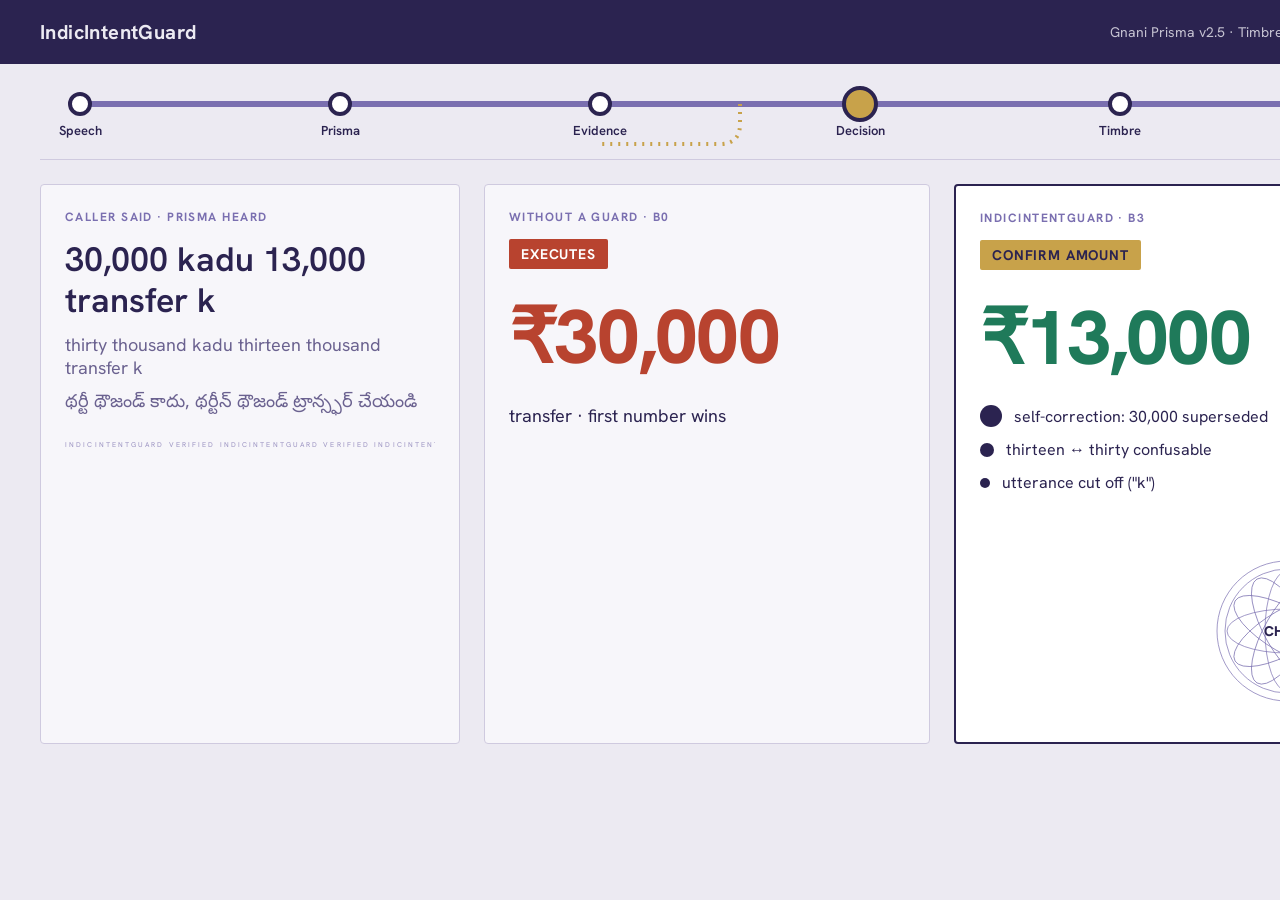
<file: .impeccable/mocks/decision/assigned.html>
<!doctype html><html><head><meta charset="utf-8">
<link href="https://fonts.googleapis.com/css2?family=Hanken+Grotesk:wght@400;600;800&family=Noto+Sans+Telugu:wght@500&display=swap" rel="stylesheet">
<style>
*{box-sizing:border-box;margin:0}body{width:1440px;height:900px;overflow:hidden;background:#eceaf2;color:#2b2350;font-family:'Hanken Grotesk',sans-serif}
.top{height:64px;display:flex;align-items:center;justify-content:space-between;padding:0 40px;background:#2b2350;color:#eceaf2}
.top b{font-size:20px;letter-spacing:.02em}.top span{font-size:14px;opacity:.8}
.rail{position:relative;height:96px;margin:0 40px;border-bottom:1px solid #cfcadf}
.rail svg{position:absolute;inset:0}
.st{position:absolute;top:58px;font-size:13px;font-weight:600;transform:translateX(-50%)}
main{display:grid;grid-template-columns:420px 1fr 1fr;gap:24px;padding:24px 40px}
.panel{background:#f7f6fa;border:1px solid #cfcadf;border-radius:4px;padding:24px;height:560px}
h4{font-size:12px;letter-spacing:.12em;text-transform:uppercase;color:#7a6fb0;margin-bottom:14px}
.tx{font-size:34px;font-weight:600;line-height:1.2}.lit{font-size:18px;color:#6b6290;margin-top:12px}
.amt{font-size:76px;font-weight:800;letter-spacing:-.02em;font-variant-numeric:tabular-nums;margin:18px 0}
.bad{color:#b8432f}.ok{color:#1f7a5a}
.tag{display:inline-block;padding:6px 12px;border-radius:2px;font-weight:700;font-size:14px;letter-spacing:.06em}
.t-bad{background:#b8432f;color:#fff}.t-clar{background:#c8a24a;color:#2b2350}
.seal{position:absolute;right:36px;bottom:36px}
.ev{display:flex;align-items:center;gap:12px;font-size:16px;margin-top:12px}.dot{border-radius:50%;background:#2b2350}
.guard{position:relative;background:#fff;border:2px solid #2b2350}
.micro{font-size:7px;letter-spacing:.3em;color:#9c94c2;margin-top:24px;white-space:nowrap;overflow:hidden}
</style></head><body>
<div class="top"><b>IndicIntentGuard</b><span>Gnani Prisma v2.5 · Timbre v2.5 · 25 API calls</span></div>
<div class="rail"><svg width="1360" height="96"><path d="M40 40 H520 L560 40 H900 L940 40 H1320" stroke="#7a6fb0" stroke-width="6" fill="none"/><path d="M700 40 v20 q0 20 -20 20 H560" stroke="#c8a24a" stroke-width="4" fill="none" stroke-dasharray="2 6"/>
<circle cx="40" cy="40" r="10" fill="#fff" stroke="#2b2350" stroke-width="4"/><circle cx="300" cy="40" r="10" fill="#fff" stroke="#2b2350" stroke-width="4"/><circle cx="560" cy="40" r="10" fill="#fff" stroke="#2b2350" stroke-width="4"/><circle cx="820" cy="40" r="16" fill="#c8a24a" stroke="#2b2350" stroke-width="4"/><circle cx="1080" cy="40" r="10" fill="#fff" stroke="#2b2350" stroke-width="4"/><circle cx="1320" cy="40" r="10" fill="#fff" stroke="#2b2350" stroke-width="4"/></svg>
<div class="st" style="left:40px">Speech</div><div class="st" style="left:300px">Prisma</div><div class="st" style="left:560px">Evidence</div><div class="st" style="left:820px">Decision</div><div class="st" style="left:1080px">Timbre</div><div class="st" style="left:1320px">Bank</div></div>
<main>
<div class="panel"><h4>Caller said · Prisma heard</h4><div class="tx">30,000 kadu 13,000 transfer k</div><div class="lit">thirty thousand kadu thirteen thousand transfer k</div>
<div class="lit" style="font-family:'Noto Sans Telugu'">థర్టీ థౌజండ్ కాదు, థర్టీన్ థౌజండ్ ట్రాన్స్ఫర్ చేయండి</div>
<div class="micro">INDICINTENTGUARD VERIFIED INDICINTENTGUARD VERIFIED INDICINTENTGUARD VERIFIED INDICINTENTGUARD</div></div>
<div class="panel"><h4>Without a guard · B0</h4><span class="tag t-bad">EXECUTES</span><div class="amt bad">₹30,000</div><div style="font-size:18px">transfer · first number wins</div></div>
<div class="panel guard"><h4>IndicIntentGuard · B3</h4><span class="tag t-clar">CONFIRM AMOUNT</span><div class="amt ok">₹13,000</div>
<div class="ev"><span class="dot" style="width:22px;height:22px"></span>self-correction: 30,000 superseded</div>
<div class="ev"><span class="dot" style="width:14px;height:14px"></span>thirteen ↔ thirty confusable</div>
<div class="ev"><span class="dot" style="width:10px;height:10px"></span>utterance cut off ("k")</div>
<svg class="seal" width="150" height="150" viewBox="0 0 150 150"><g fill="none" stroke="#7a6fb0" stroke-width=".7"><circle cx="75" cy="75" r="70"/><circle cx="75" cy="75" r="62"/><ellipse cx="75" cy="75" rx="60" ry="22"/><ellipse cx="75" cy="75" rx="60" ry="22" transform="rotate(30 75 75)"/><ellipse cx="75" cy="75" rx="60" ry="22" transform="rotate(60 75 75)"/><ellipse cx="75" cy="75" rx="60" ry="22" transform="rotate(90 75 75)"/><ellipse cx="75" cy="75" rx="60" ry="22" transform="rotate(120 75 75)"/><ellipse cx="75" cy="75" rx="60" ry="22" transform="rotate(150 75 75)"/></g><text x="75" y="80" text-anchor="middle" font-size="14" font-weight="800" fill="#2b2350">CHECK</text></svg>
</div></main></body></html>
</file>
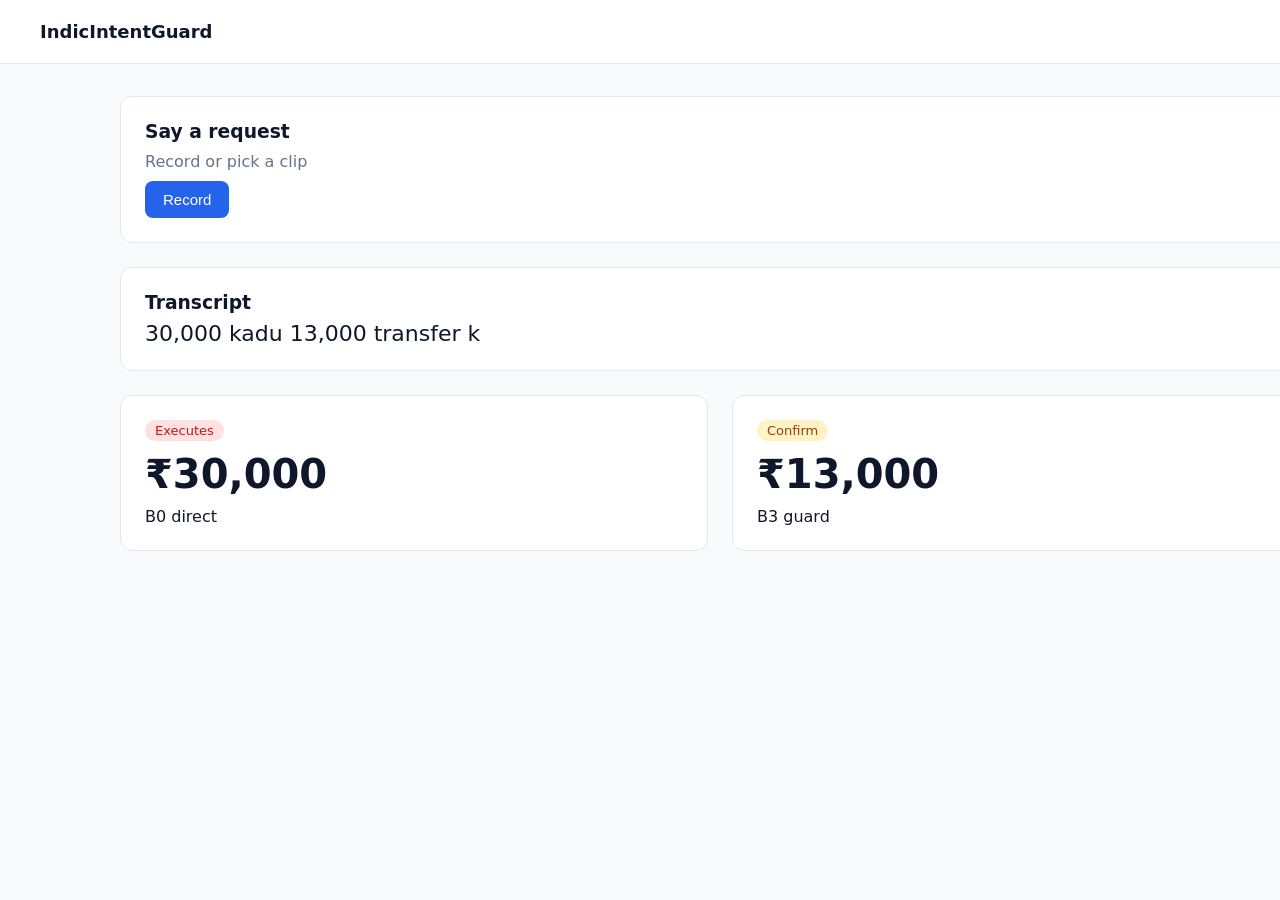
<file: .impeccable/mocks/decision/canon.html>
<!doctype html><html><head><meta charset="utf-8"><style>
*{box-sizing:border-box;margin:0}body{width:1440px;height:900px;overflow:hidden;background:#f8fafc;color:#0f172a;font-family:system-ui,sans-serif}
.top{height:64px;background:#fff;border-bottom:1px solid #e2e8f0;display:flex;align-items:center;padding:0 40px;font-weight:700;font-size:18px}
main{max-width:1200px;margin:32px auto;display:grid;gap:24px}
.card{background:#fff;border:1px solid #e2e8f0;border-radius:12px;padding:24px}
.row{display:grid;grid-template-columns:1fr 1fr;gap:24px}
button{background:#2563eb;color:#fff;border:0;border-radius:8px;padding:10px 18px;font-size:15px}
.amt{font-size:40px;font-weight:700;margin:10px 0}
.pill{display:inline-block;font-size:13px;padding:3px 10px;border-radius:999px;background:#fee2e2;color:#b91c1c}
</style></head><body><div class="top">IndicIntentGuard</div><main>
<div class="card"><h3>Say a request</h3><p style="margin:10px 0;color:#64748b">Record or pick a clip</p><button>Record</button></div>
<div class="card"><h3>Transcript</h3><p style="font-size:22px;margin-top:8px">30,000 kadu 13,000 transfer k</p></div>
<div class="row"><div class="card"><span class="pill">Executes</span><div class="amt">₹30,000</div>B0 direct</div>
<div class="card"><span class="pill" style="background:#fef3c7;color:#92400e">Confirm</span><div class="amt">₹13,000</div>B3 guard</div></div>
</main></body></html>
</file>
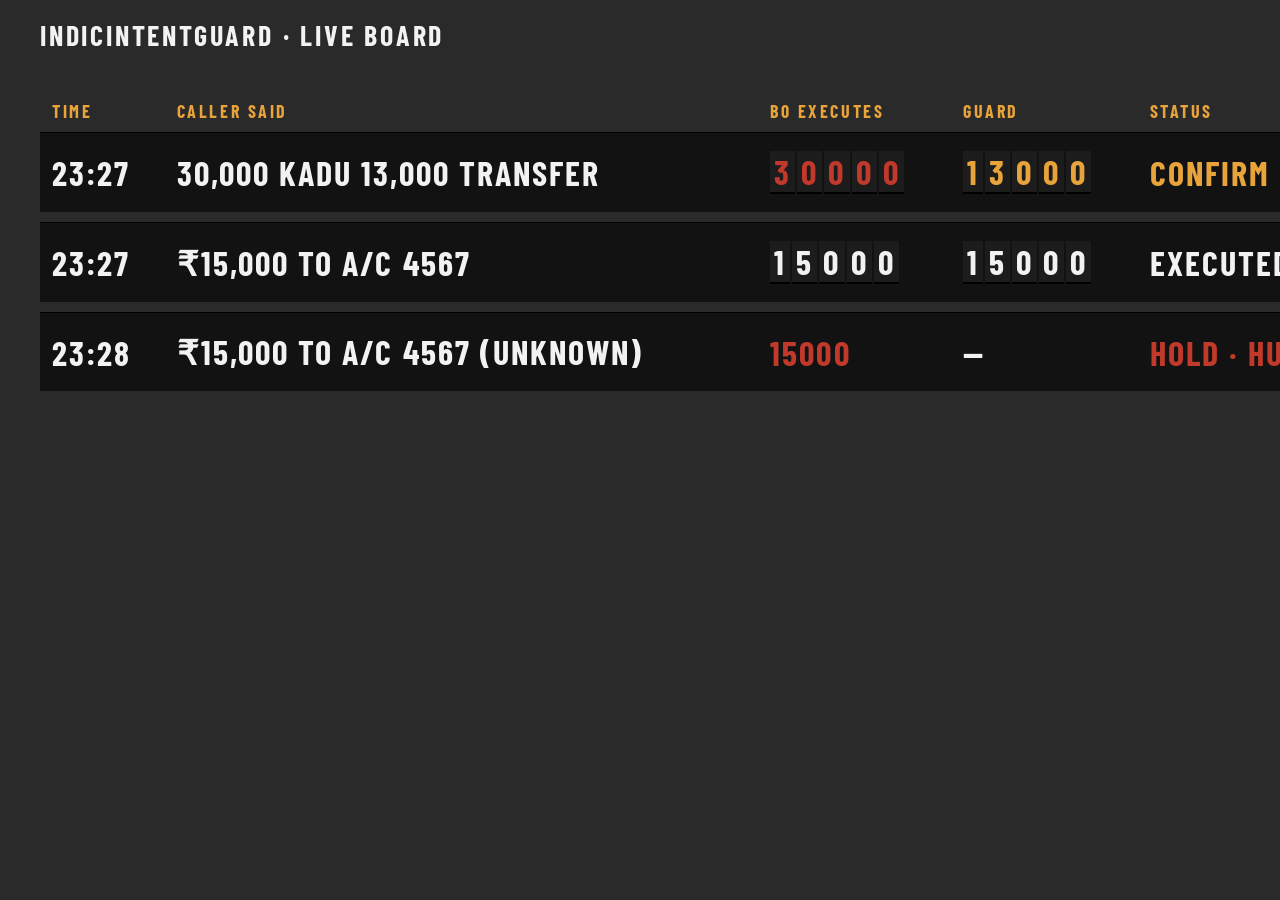
<file: .impeccable/mocks/decision/challenger-splitflap.html>
<!doctype html><html><head><meta charset="utf-8">
<link href="https://fonts.googleapis.com/css2?family=Barlow+Condensed:wght@500;700&display=swap" rel="stylesheet">
<style>
*{box-sizing:border-box;margin:0}body{width:1440px;height:900px;overflow:hidden;background:#2a2a2a;color:#f2f2f2;font-family:'Barlow Condensed',sans-serif}
.top{height:70px;display:flex;align-items:center;padding:0 40px;font-size:28px;font-weight:700;letter-spacing:.1em}
table{margin:20px 40px;border-collapse:separate;border-spacing:0 10px;width:1360px}
th{text-align:left;font-size:18px;letter-spacing:.14em;color:#e8a33a;padding:0 12px}
td{background:#121212;padding:18px 12px;font-size:34px;font-weight:700;letter-spacing:.06em;border-top:1px solid #000}
.f{display:inline-block;background:#1c1c1c;border-bottom:2px solid #000;padding:0 4px;margin-right:2px}
.r{color:#c0392b}.a{color:#e8a33a}
</style></head><body>
<div class="top">INDICINTENTGUARD · LIVE BOARD</div>
<table><tr><th>TIME</th><th>CALLER SAID</th><th>B0 EXECUTES</th><th>GUARD</th><th>STATUS</th></tr>
<tr><td>23:27</td><td>30,000 KADU 13,000 TRANSFER</td><td class="r"><span class="f">3</span><span class="f">0</span><span class="f">0</span><span class="f">0</span><span class="f">0</span></td><td class="a"><span class="f">1</span><span class="f">3</span><span class="f">0</span><span class="f">0</span><span class="f">0</span></td><td class="a">CONFIRM</td></tr>
<tr><td>23:27</td><td>₹15,000 TO A/C 4567</td><td><span class="f">1</span><span class="f">5</span><span class="f">0</span><span class="f">0</span><span class="f">0</span></td><td><span class="f">1</span><span class="f">5</span><span class="f">0</span><span class="f">0</span><span class="f">0</span></td><td>EXECUTED</td></tr>
<tr><td>23:28</td><td>₹15,000 TO A/C 4567 (UNKNOWN)</td><td class="r">15000</td><td>—</td><td class="r">HOLD · HUMAN</td></tr></table>
</body></html>
</file>
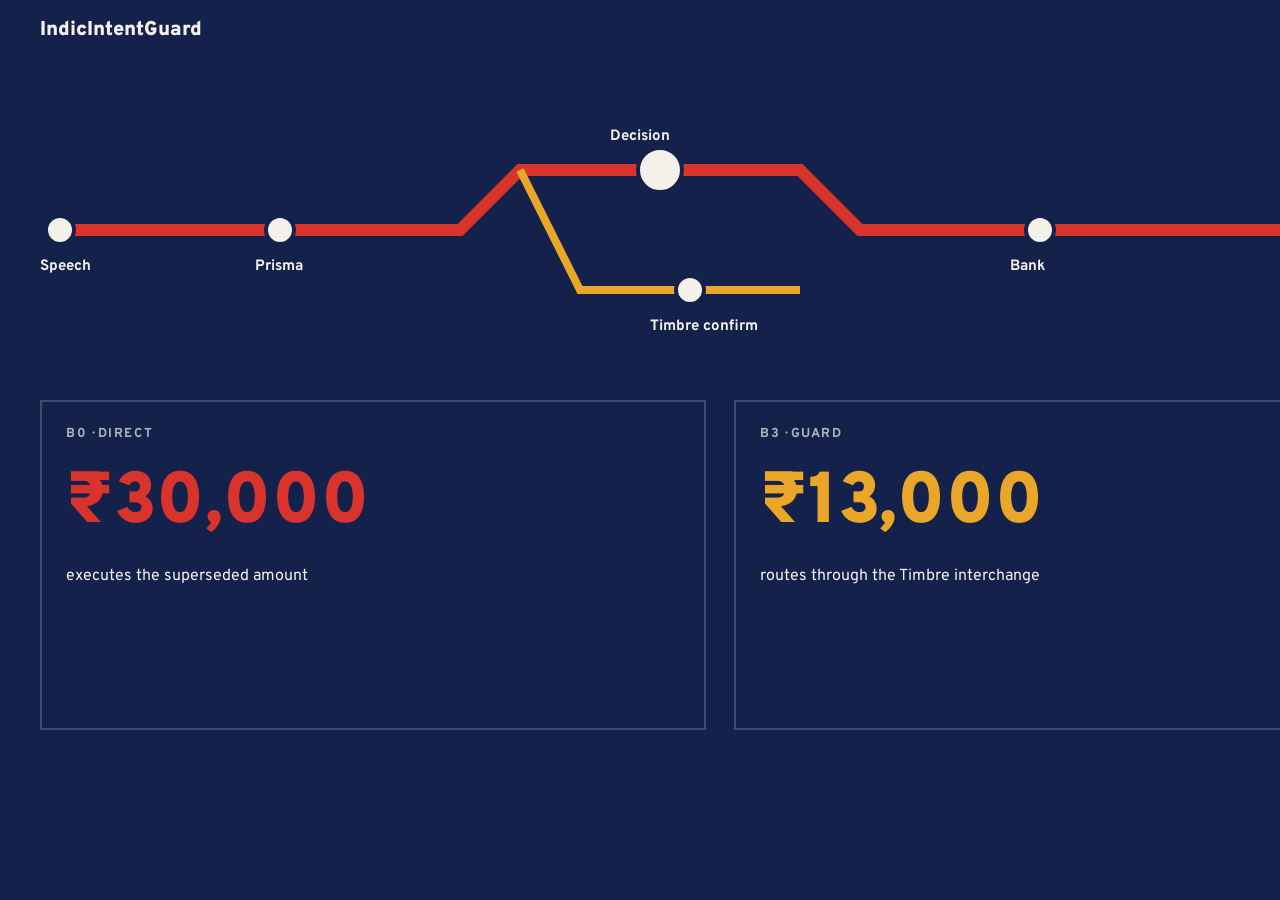
<file: .impeccable/mocks/decision/challenger-transit.html>
<!doctype html><html><head><meta charset="utf-8">
<link href="https://fonts.googleapis.com/css2?family=Overpass:wght@400;700;900&display=swap" rel="stylesheet">
<style>
*{box-sizing:border-box;margin:0}body{width:1440px;height:900px;overflow:hidden;background:#14214a;color:#f4f1ea;font-family:Overpass,sans-serif}
.top{height:60px;display:flex;align-items:center;padding:0 40px;font-weight:900;font-size:20px}
svg{display:block;margin:20px 40px}
.lab{font-size:15px;font-weight:700;fill:#f4f1ea}
main{display:grid;grid-template-columns:1fr 1fr;gap:28px;padding:0 40px}
.c{border:2px solid #f4f1ea33;padding:24px;height:330px}
.c h5{font-size:13px;letter-spacing:.12em;text-transform:uppercase;opacity:.7}
.amt{font-size:72px;font-weight:900;margin:16px 0}
</style></head><body>
<div class="top">IndicIntentGuard</div>
<svg width="1360" height="300"><path d="M20 150 H420 L480 90 H760 L820 150 H1340" stroke="#d8342c" stroke-width="12" fill="none"/>
<path d="M480 90 L540 210 H760" stroke="#e9a628" stroke-width="8" fill="none"/>
<g fill="#f4f1ea" stroke="#14214a" stroke-width="4"><circle cx="20" cy="150" r="14"/><circle cx="240" cy="150" r="14"/><circle cx="620" cy="90" r="22"/><circle cx="1000" cy="150" r="14"/><circle cx="1340" cy="150" r="14"/><circle cx="650" cy="210" r="14"/></g>
<text class="lab" x="0" y="190">Speech</text><text class="lab" x="215" y="190">Prisma</text><text class="lab" x="570" y="60">Decision</text><text class="lab" x="610" y="250">Timbre confirm</text><text class="lab" x="970" y="190">Bank</text></svg>
<main><div class="c"><h5>B0 · direct</h5><div class="amt" style="color:#d8342c">₹30,000</div>executes the superseded amount</div>
<div class="c"><h5>B3 · guard</h5><div class="amt" style="color:#e9a628">₹13,000</div>routes through the Timbre interchange</div></main>
</body></html>
</file>
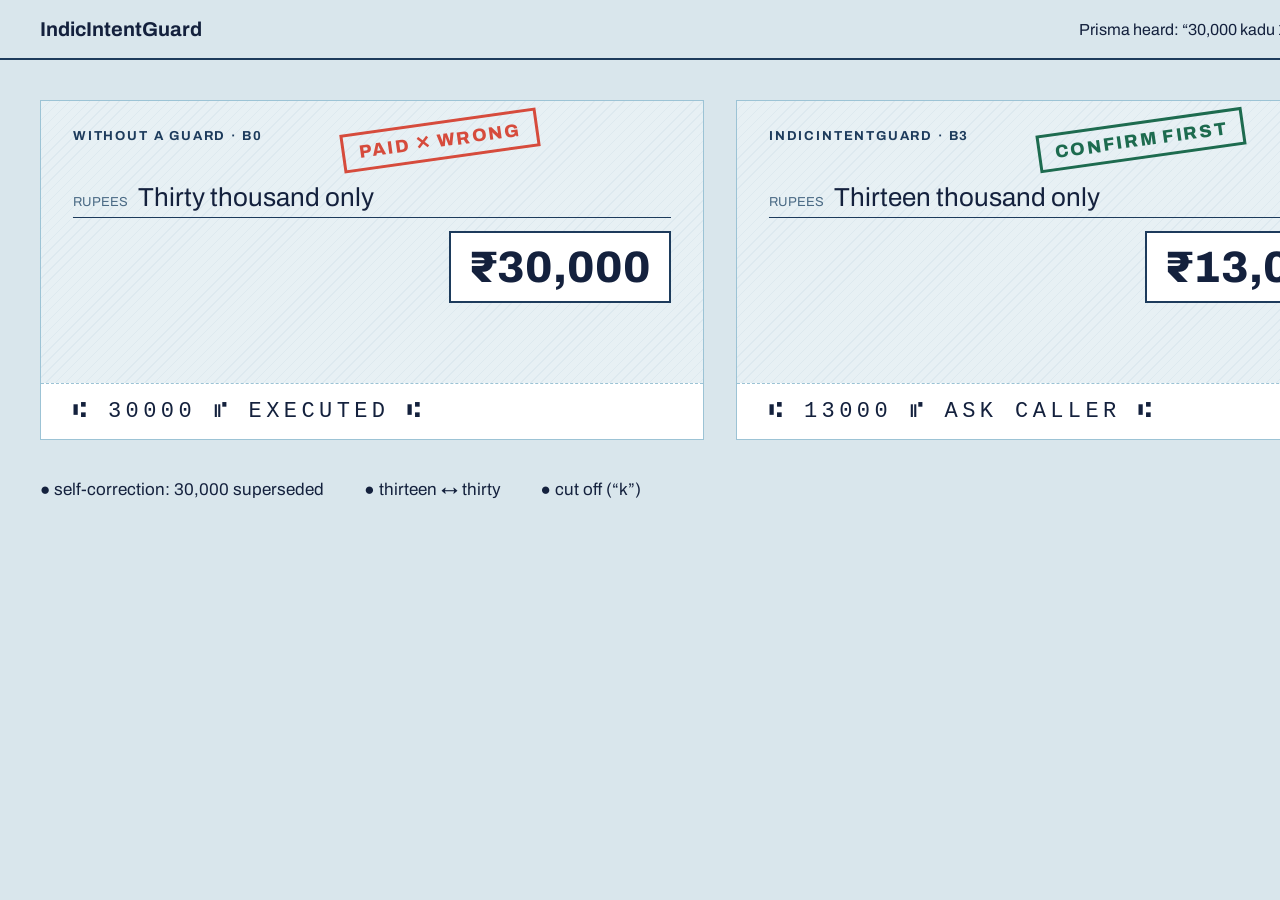
<file: .impeccable/mocks/decision/model-pick.html>
<!doctype html><html><head><meta charset="utf-8">
<link href="https://fonts.googleapis.com/css2?family=Archivo:wght@400;600;800&display=swap" rel="stylesheet">
<style>
*{box-sizing:border-box;margin:0}body{width:1440px;height:900px;overflow:hidden;background:#d9e6ec;color:#14213d;font-family:Archivo,sans-serif}
.top{height:60px;display:flex;align-items:center;justify-content:space-between;padding:0 40px;border-bottom:2px solid #1d3b5c}
.top b{font-size:20px}
main{display:grid;grid-template-columns:1fr 1fr;gap:32px;padding:40px}
.leaf{position:relative;height:340px;background:repeating-linear-gradient(135deg,#e7f0f4 0 6px,#dde9ef 6px 7px);border:1px solid #9cc3d5;padding:28px 32px}
.leaf h5{font-size:13px;letter-spacing:.14em;text-transform:uppercase;color:#1d3b5c}
.words{margin-top:40px;border-bottom:1.5px solid #1d3b5c;padding-bottom:6px;font-size:26px}
.words small{font-size:13px;color:#4b6a85;margin-right:10px}
.fig{position:absolute;right:32px;top:130px;border:2px solid #1d3b5c;padding:10px 18px;font-size:44px;font-weight:800;background:#fff}
.micr{position:absolute;left:0;right:0;bottom:0;height:56px;background:#fff;border-top:1px dashed #9cc3d5;display:flex;align-items:center;padding:0 32px;font-family:monospace;font-size:22px;letter-spacing:.2em}
.stamp{position:absolute;left:300px;top:20px;transform:rotate(-8deg);border:3px solid #d64b3c;color:#d64b3c;font-weight:800;padding:6px 14px;font-size:18px;letter-spacing:.1em}
.ok .stamp{border-color:#1d6b4f;color:#1d6b4f}
.ev{grid-column:1/-1;display:flex;gap:40px;font-size:17px;padding-top:8px}
</style></head><body>
<div class="top"><b>IndicIntentGuard</b><span>Prisma heard: “30,000 kadu 13,000 transfer k”</span></div>
<main>
<div class="leaf"><h5>Without a guard · B0</h5><div class="stamp">PAID ✕ WRONG</div>
<div class="words"><small>RUPEES</small>Thirty thousand only</div><div class="fig">₹30,000</div>
<div class="micr">⑆ 30000 ⑈ EXECUTED ⑆</div></div>
<div class="leaf ok"><h5>IndicIntentGuard · B3</h5><div class="stamp">CONFIRM FIRST</div>
<div class="words"><small>RUPEES</small>Thirteen thousand only</div><div class="fig">₹13,000</div>
<div class="micr">⑆ 13000 ⑈ ASK CALLER ⑆</div></div>
<div class="ev"><span>● self-correction: 30,000 superseded</span><span>● thirteen ↔ thirty</span><span>● cut off (“k”)</span></div>
</main></body></html>
</file>
